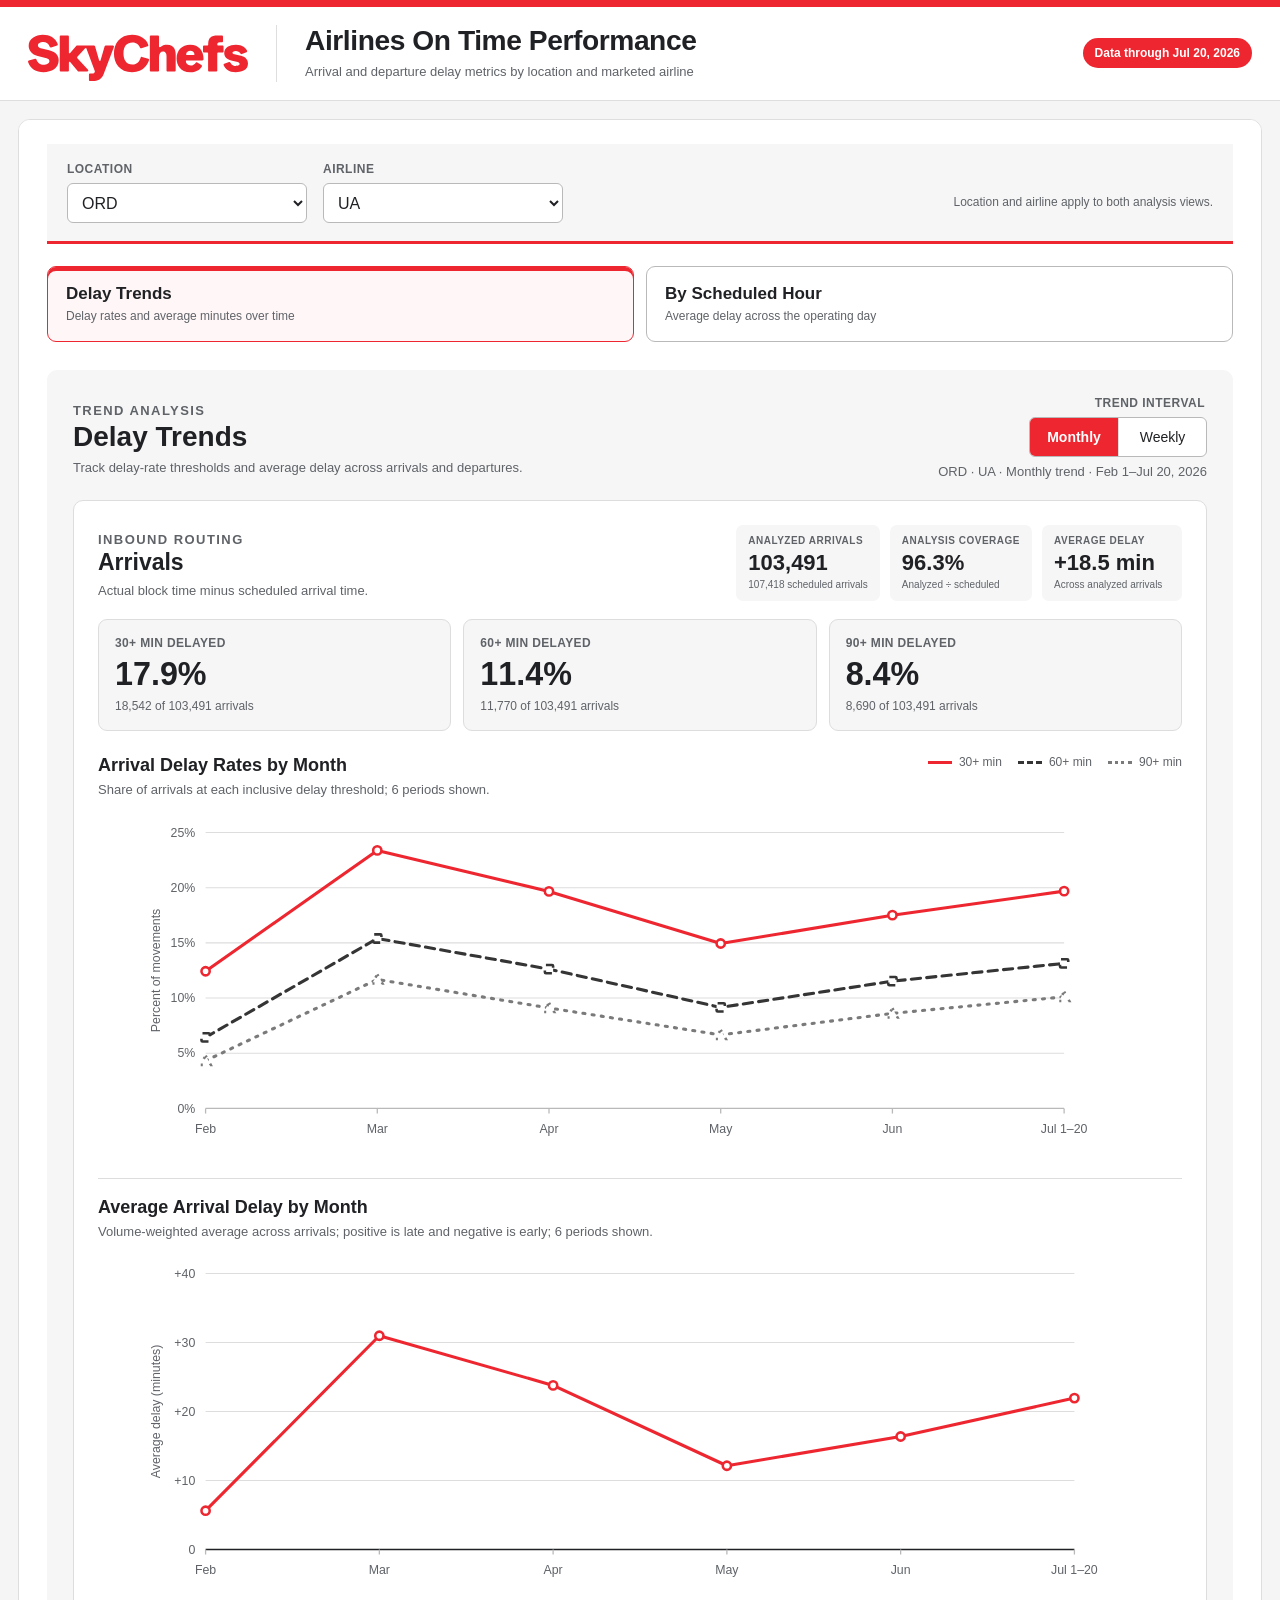
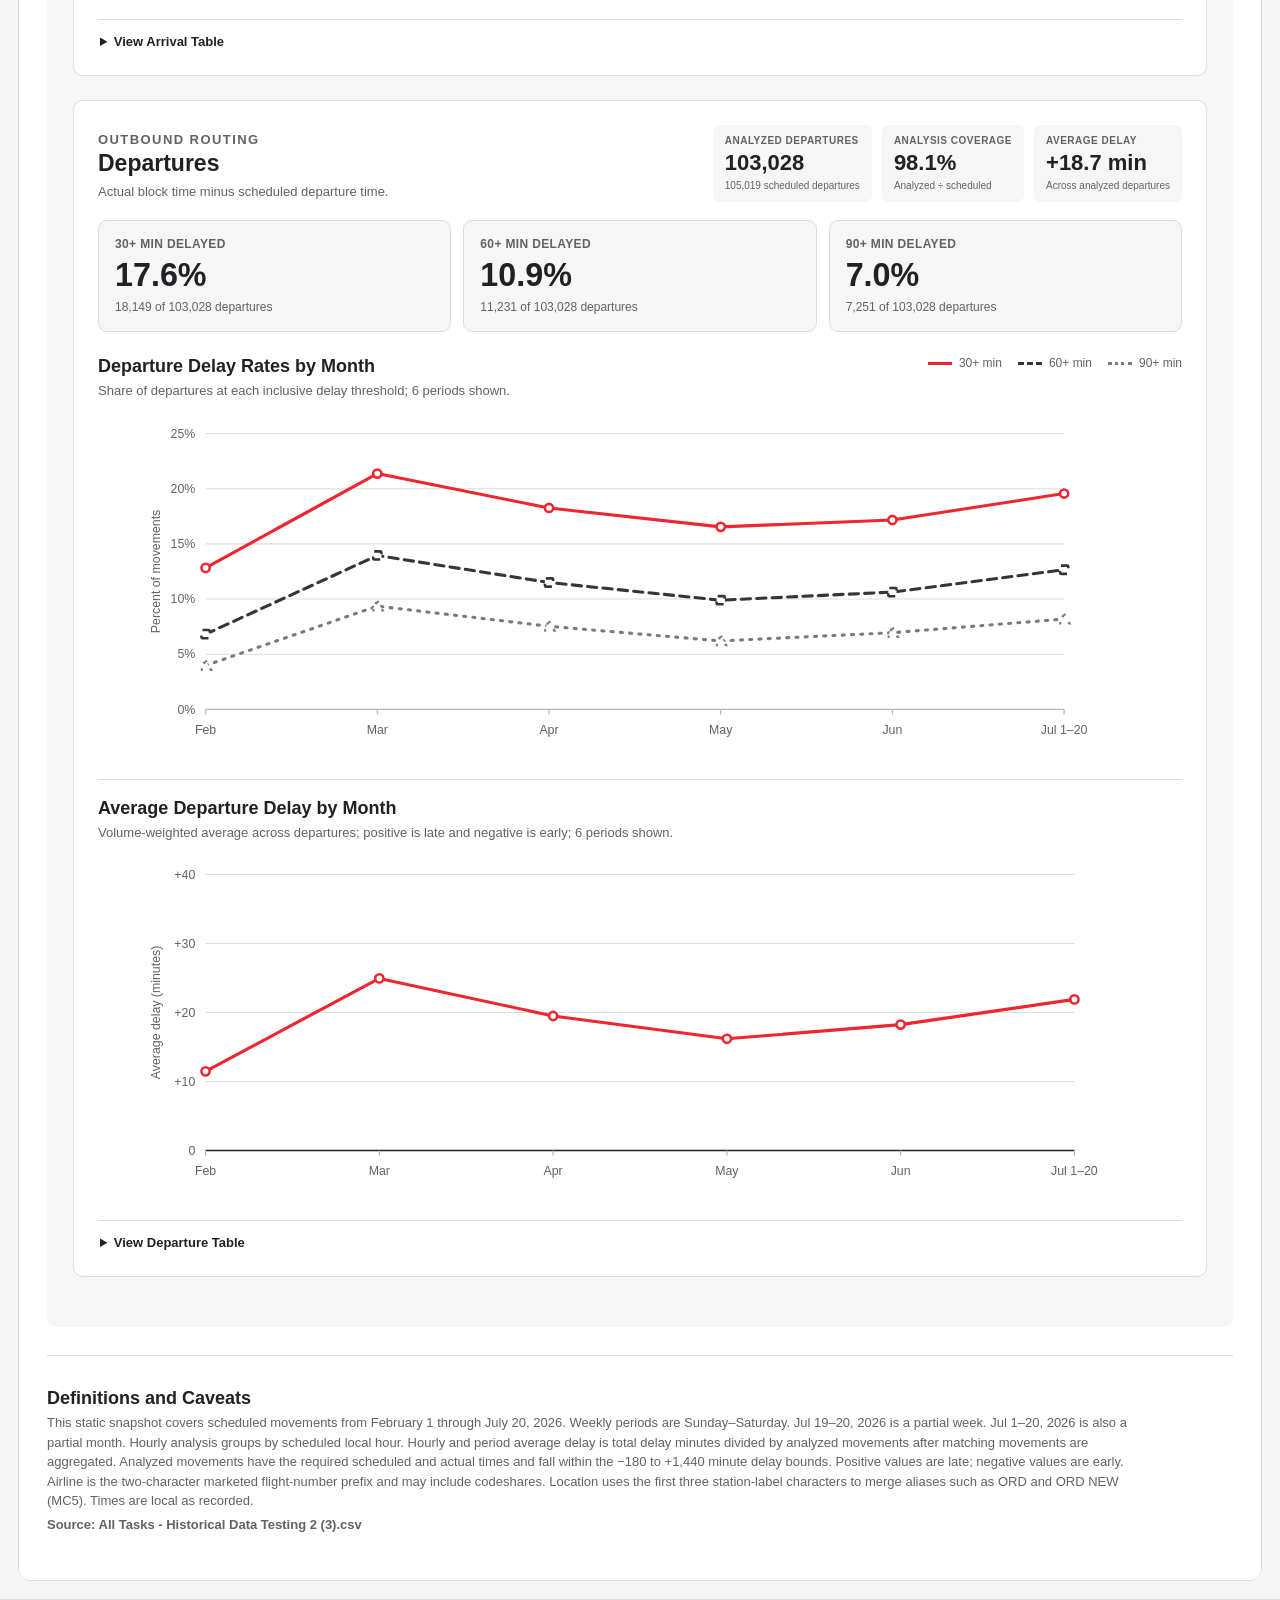
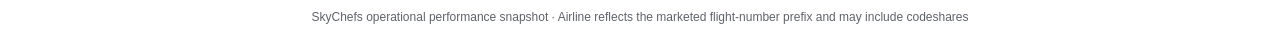
<file: index.html>
<!doctype html>
<html lang="en">
<head>
  <meta charset="utf-8">
  <meta name="viewport" content="width=device-width, initial-scale=1">
  <meta name="description" content="SkyChefs Airlines On Time Performance dashboard with location and airline filters.">
  <meta name="theme-color" content="#ed2630">
  <title>SkyChefs Airlines On Time Performance</title>
  <style>
    :root {
      --skychefs-pride-red: #ed2630;
      --skychefs-clarity-white: #ffffff;
      --ink: #202124;
      --muted-ink: #5f6368;
      --line: #dedede;
      --page: #f5f5f5;
    }

    * { box-sizing: border-box; }

    html, body { margin: 0; }

    body {
      background: var(--page);
      color: var(--ink);
      font-family: Arial, Helvetica, sans-serif;
    }

    .brand-accent {
      background: var(--skychefs-pride-red);
      height: 7px;
    }

    .site-header {
      background: var(--skychefs-clarity-white);
      border-bottom: 1px solid var(--line);
    }

    .header-inner {
      align-items: center;
      display: flex;
      gap: 28px;
      justify-content: space-between;
      margin: 0 auto;
      max-width: 1500px;
      padding: 18px 28px;
    }

    .brand-logo {
      display: block;
      flex: 0 0 auto;
      height: auto;
      width: min(220px, 34vw);
    }

    .page-heading {
      border-left: 1px solid var(--line);
      margin-right: auto;
      padding-left: 28px;
    }

    h1 {
      font-size: clamp(19px, 2.2vw, 29px);
      font-weight: 600;
      letter-spacing: -0.015em;
      line-height: 1.15;
      margin: 0;
    }

    .subtitle {
      color: var(--muted-ink);
      font-size: 13px;
      line-height: 1.4;
      margin: 6px 0 0;
    }

    .snapshot-badge {
      background: var(--skychefs-pride-red);
      border-radius: 999px;
      color: var(--skychefs-clarity-white);
      flex: 0 0 auto;
      font-size: 12px;
      font-weight: 600;
      padding: 8px 12px;
      white-space: nowrap;
    }

    main {
      margin: 0 auto;
      max-width: 1540px;
      padding: 18px;
    }

    .dashboard-frame {
      background: var(--skychefs-clarity-white);
      border: 1px solid var(--line);
      border-radius: 12px;
      display: block;
      height: 720px;
      min-height: 720px;
      width: 100%;
    }

    footer {
      background: var(--skychefs-clarity-white);
      border-top: 1px solid var(--line);
      color: var(--muted-ink);
      font-size: 12px;
      padding: 10px 28px;
      text-align: center;
    }

    .skip-link {
      background: var(--skychefs-pride-red);
      color: var(--skychefs-clarity-white);
      left: 12px;
      padding: 9px 12px;
      position: fixed;
      top: -60px;
      z-index: 10;
    }

    .skip-link:focus { top: 12px; }

    @media (max-width: 720px) {
      .header-inner {
        align-items: flex-start;
        flex-wrap: wrap;
        gap: 14px;
        padding: 15px 18px;
      }

      .brand-logo { width: 170px; }

      .page-heading {
        border-left: 0;
        border-top: 1px solid var(--line);
        order: 3;
        padding-left: 0;
        padding-top: 14px;
        width: 100%;
      }

      main { padding: 10px; }

      .dashboard-frame {
        border-radius: 8px;
        min-height: 760px;
      }
    }
  </style>
</head>
<body>
  <a class="skip-link" href="#dashboard">Skip to dashboard</a>
  <header class="site-header">
    <div class="brand-accent" aria-hidden="true"></div>
    <div class="header-inner">
      <img class="brand-logo" src="assets/SkyChefs-logo-approved.svg" alt="SkyChefs">
      <div class="page-heading">
        <h1>Airlines On Time Performance</h1>
        <p class="subtitle">Arrival and departure delay metrics by location and marketed airline</p>
      </div>
      <div class="snapshot-badge" id="snapshot-badge" aria-live="polite">Loading data coverage…</div>
    </div>
  </header>

  <main id="dashboard">
    <iframe
      class="dashboard-frame"
      src="dashboard.html?v=12"
      title="SkyChefs Airlines On Time Performance dashboard"
      loading="eager">
    </iframe>
  </main>

  <footer>
    SkyChefs operational performance snapshot · Airline reflects the marketed flight-number prefix and may include codeshares
  </footer>
  <script>
    (() => {
      const frame = document.querySelector(".dashboard-frame");
      const snapshotBadge = document.getElementById("snapshot-badge");
      const coverageDateFormat = new Intl.DateTimeFormat("en-US", {
        month: "short",
        day: "numeric",
        year: "numeric",
      });

      function renderCoverageEnd(isoDate) {
        if (typeof isoDate !== "string" || !/^\d{4}-\d{2}-\d{2}$/.test(isoDate)) {
          return;
        }
        const date = new Date(`${isoDate}T12:00:00`);
        if (!Number.isNaN(date.getTime())) {
          snapshotBadge.textContent = `Data through ${coverageDateFormat.format(date)}`;
        }
      }

      window.addEventListener("message", (event) => {
        const sameOrigin = location.protocol === "file:" || event.origin === location.origin;
        if (!sameOrigin || event.data?.type !== "skychefs-dashboard-height") return;
        renderCoverageEnd(event.data.coverageEnd);
        const height = Number(event.data.height);
        if (Number.isFinite(height) && height >= 720 && height <= 12000) {
          frame.style.height = `${Math.ceil(height)}px`;
        }
      });
    })();
  </script>
</body>
</html>
</file>
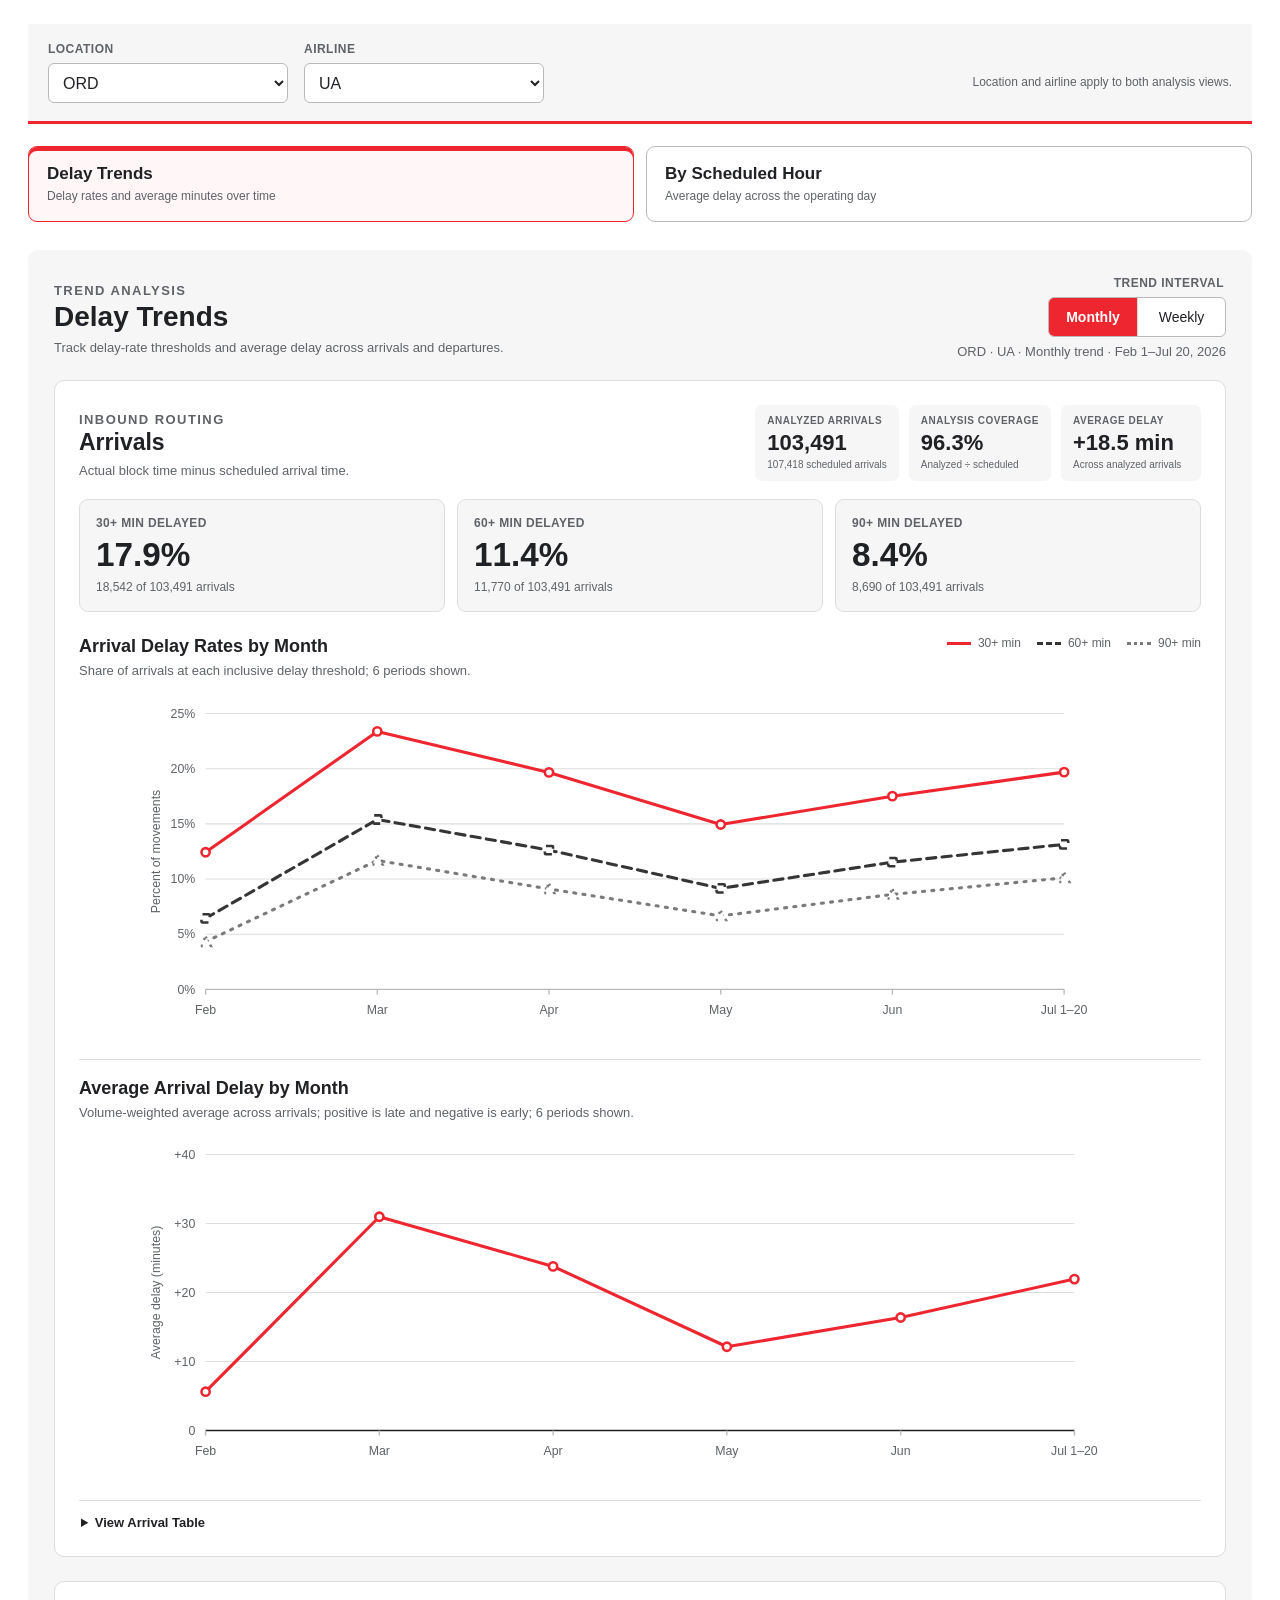
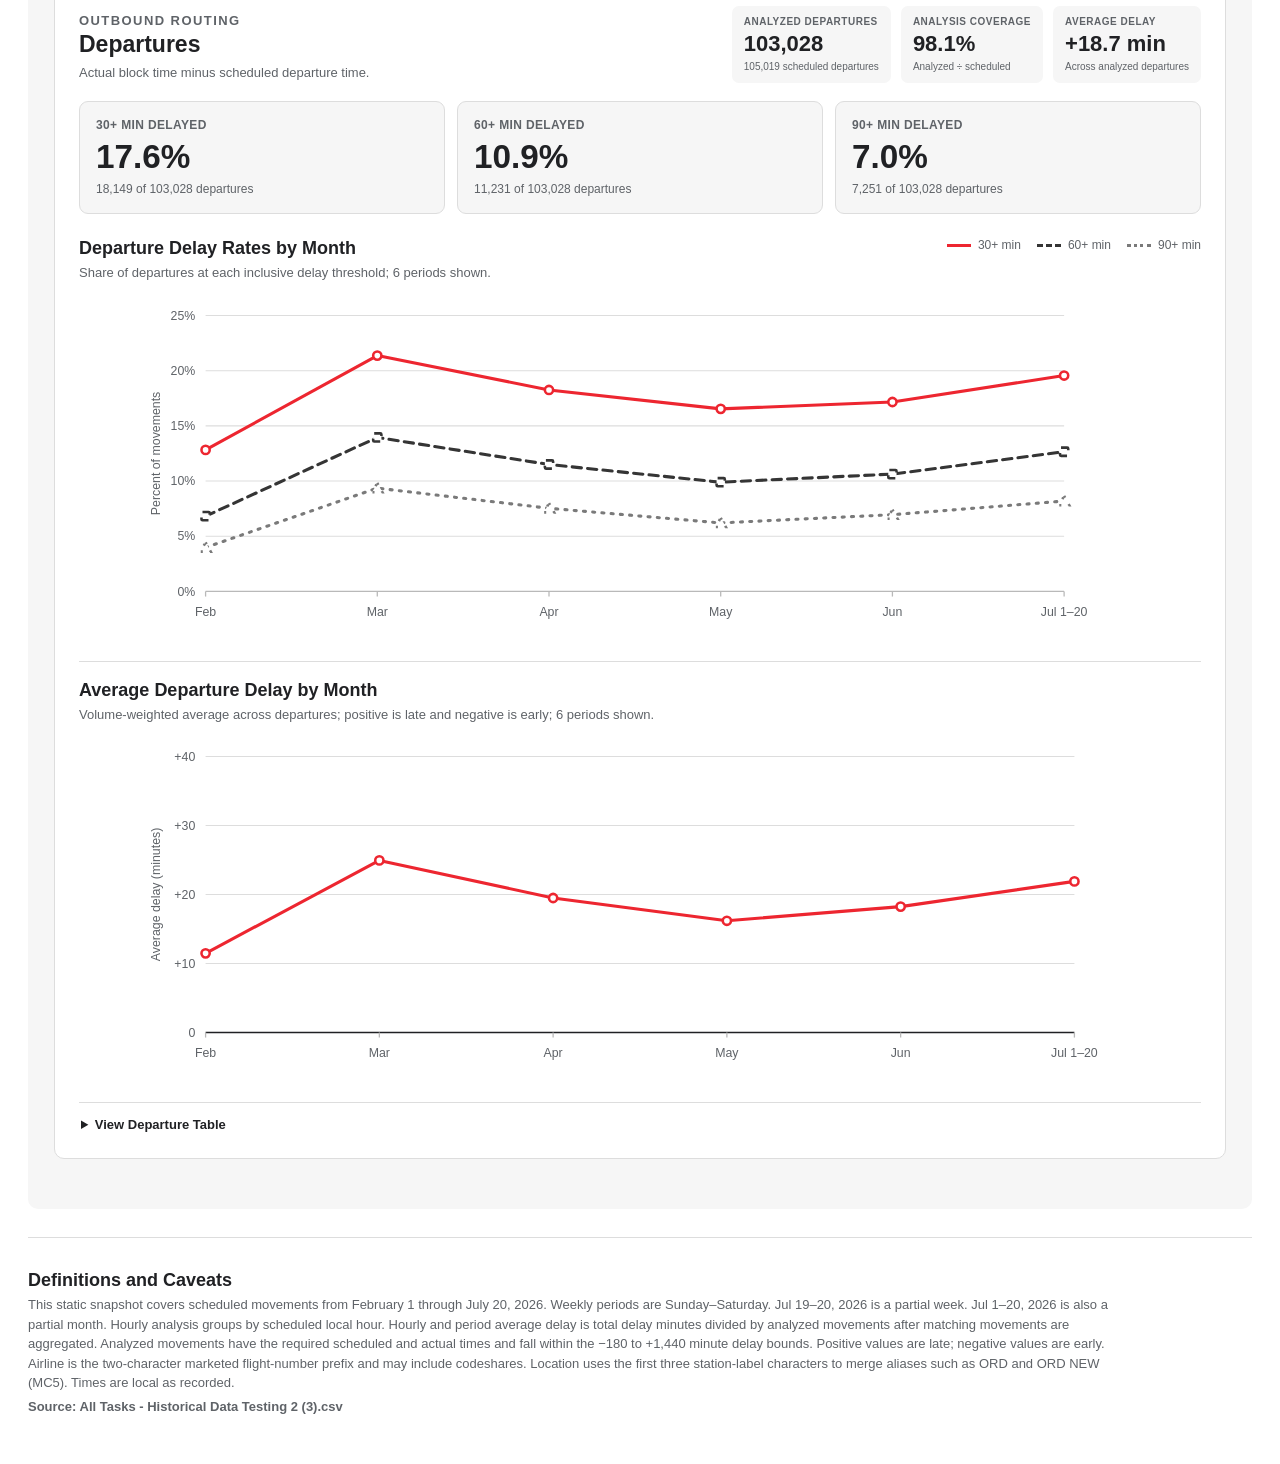
<file: dashboard.html>
<!doctype html>
<html lang="en">
<head>
  <meta charset="utf-8">
  <meta name="viewport" content="width=device-width, initial-scale=1">
  <meta name="color-scheme" content="light">
  <meta name="description" content="Interactive SkyChefs arrival and departure delay dashboard.">
  <title>SkyChefs Airlines On Time Performance Dashboard</title>
  <link rel="stylesheet" href="assets/dashboard.css?v=12">
</head>
<body>
  <main class="dashboard-shell">
    <section class="control-bar" aria-label="Dashboard filters">
      <div class="control-field">
        <label for="location-filter">Location</label>
        <select id="location-filter" name="location"></select>
      </div>
      <div class="control-field">
        <label for="airline-filter">Airline</label>
        <select id="airline-filter" name="airline"></select>
      </div>
      <p class="filter-note">Location and airline apply to both analysis views.</p>
    </section>

    <nav class="analysis-view-tabs" role="tablist" aria-label="Analysis view">
      <button
        id="view-trends-tab"
        class="analysis-view-tab"
        type="button"
        role="tab"
        aria-selected="true"
        aria-controls="view-trends-panel">
        <strong>Delay Trends</strong>
        <span>Delay rates and average minutes over time</span>
      </button>
      <button
        id="view-hourly-tab"
        class="analysis-view-tab"
        type="button"
        role="tab"
        aria-selected="false"
        aria-controls="view-hourly-panel"
        tabindex="-1">
        <strong>By Scheduled Hour</strong>
        <span>Average delay across the operating day</span>
      </button>
    </nav>

    <section
      id="view-trends-panel"
      class="view-panel"
      role="tabpanel"
      aria-labelledby="view-trends-tab"
      tabindex="0">
      <header class="panel-heading">
        <div>
          <p class="eyebrow">Trend analysis</p>
          <h1>Delay Trends</h1>
          <p>Track delay-rate thresholds and average delay across arrivals and departures.</p>
        </div>
        <div class="trend-controls">
          <fieldset class="grain-control trend-interval-control">
            <legend>Trend interval</legend>
            <div class="segmented-control">
              <input type="radio" id="grain-monthly" name="grain" value="monthly" checked>
              <label for="grain-monthly">Monthly</label>
              <input type="radio" id="grain-weekly" name="grain" value="weekly">
              <label for="grain-weekly">Weekly</label>
            </div>
          </fieldset>
          <p id="scope-summary" class="scope-summary" aria-live="polite"></p>
        </div>
      </header>

      <section class="direction-section" aria-labelledby="arrivals-heading">
        <header class="direction-heading">
          <div>
            <p class="eyebrow">Inbound routing</p>
            <h2 id="arrivals-heading">Arrivals</h2>
            <p>Actual block time minus scheduled arrival time.</p>
          </div>
          <div class="direction-summary" aria-label="Arrival performance summary">
            <span>
              <small>Analyzed arrivals</small>
              <strong id="arrival-valid">—</strong>
              <em id="arrival-valid-context">—</em>
            </span>
            <span>
              <small>Analysis coverage</small>
              <strong id="arrival-coverage">—</strong>
              <em>Analyzed ÷ scheduled</em>
            </span>
            <span>
              <small>Average delay</small>
              <strong id="arrival-average">—</strong>
              <em>Across analyzed arrivals</em>
            </span>
          </div>
        </header>

        <div class="metric-grid threshold-grid" id="arrival-metrics" aria-label="Arrival delay-rate summary">
          <article class="metric-card">
            <p>30+ min delayed</p>
            <strong id="arrival-30">—</strong>
            <span id="arrival-30-context">—</span>
          </article>
          <article class="metric-card">
            <p>60+ min delayed</p>
            <strong id="arrival-60">—</strong>
            <span id="arrival-60-context">—</span>
          </article>
          <article class="metric-card">
            <p>90+ min delayed</p>
            <strong id="arrival-90">—</strong>
            <span id="arrival-90-context">—</span>
          </article>
        </div>

        <section class="trend-block" aria-labelledby="arrival-chart-title">
          <div class="trend-heading">
            <div>
              <h2 id="arrival-chart-title">Arrival Delay Rates by Month</h2>
              <p id="arrival-chart-subtitle">Share of arrivals at each inclusive delay threshold.</p>
            </div>
            <div class="series-legend" aria-label="Delay threshold legend">
              <span><i class="legend-line legend-30" aria-hidden="true"></i>30+ min</span>
              <span><i class="legend-line legend-60" aria-hidden="true"></i>60+ min</span>
              <span><i class="legend-line legend-90" aria-hidden="true"></i>90+ min</span>
            </div>
          </div>
          <div class="chart-wrap" id="arrival-chart-wrap">
            <svg id="arrival-chart" class="trend-chart" viewBox="0 0 960 340" role="img" aria-labelledby="arrival-chart-title arrival-chart-desc"></svg>
            <p id="arrival-chart-desc" class="sr-only"></p>
            <div id="arrival-tooltip" class="chart-tooltip" hidden></div>
          </div>
        </section>

        <section class="trend-block average-delay-block" aria-labelledby="arrival-average-chart-title">
          <div class="trend-heading">
            <div>
              <h2 id="arrival-average-chart-title">Average Arrival Delay by Month</h2>
              <p id="arrival-average-chart-subtitle">Volume-weighted average across arrivals; positive is late and negative is early.</p>
            </div>
          </div>
          <div class="chart-wrap" id="arrival-average-chart-wrap">
            <svg id="arrival-average-chart" class="trend-chart" viewBox="0 0 960 340" role="img" aria-labelledby="arrival-average-chart-title arrival-average-chart-desc"></svg>
            <p id="arrival-average-chart-desc" class="sr-only"></p>
            <div id="arrival-average-tooltip" class="chart-tooltip" hidden></div>
          </div>
        </section>

        <details class="table-disclosure">
          <summary>View Arrival Table</summary>
          <section class="table-block" aria-labelledby="arrival-table-title">
            <div class="table-heading">
              <h2 id="arrival-table-title">Arrival Metrics by Month</h2>
              <p>Average delay uses analyzed movements; delay-rate cells show delayed count and percent.</p>
            </div>
            <div class="table-scroll">
              <table>
                <caption>Arrival Delay Metrics by Period</caption>
                <thead>
                  <tr>
                    <th scope="col">Period</th>
                    <th scope="col">Scheduled</th>
                    <th scope="col">Analyzed</th>
                    <th scope="col">Coverage</th>
                    <th scope="col">Avg delay</th>
                    <th scope="col">30+ min</th>
                    <th scope="col">60+ min</th>
                    <th scope="col">90+ min</th>
                  </tr>
                </thead>
                <tbody id="arrival-table-body"></tbody>
              </table>
            </div>
          </section>
        </details>
      </section>

      <section class="direction-section" aria-labelledby="departures-heading">
        <header class="direction-heading">
          <div>
            <p class="eyebrow">Outbound routing</p>
            <h2 id="departures-heading">Departures</h2>
            <p>Actual block time minus scheduled departure time.</p>
          </div>
          <div class="direction-summary" aria-label="Departure performance summary">
            <span>
              <small>Analyzed departures</small>
              <strong id="departure-valid">—</strong>
              <em id="departure-valid-context">—</em>
            </span>
            <span>
              <small>Analysis coverage</small>
              <strong id="departure-coverage">—</strong>
              <em>Analyzed ÷ scheduled</em>
            </span>
            <span>
              <small>Average delay</small>
              <strong id="departure-average">—</strong>
              <em>Across analyzed departures</em>
            </span>
          </div>
        </header>

        <div class="metric-grid threshold-grid" id="departure-metrics" aria-label="Departure delay-rate summary">
          <article class="metric-card">
            <p>30+ min delayed</p>
            <strong id="departure-30">—</strong>
            <span id="departure-30-context">—</span>
          </article>
          <article class="metric-card">
            <p>60+ min delayed</p>
            <strong id="departure-60">—</strong>
            <span id="departure-60-context">—</span>
          </article>
          <article class="metric-card">
            <p>90+ min delayed</p>
            <strong id="departure-90">—</strong>
            <span id="departure-90-context">—</span>
          </article>
        </div>

        <section class="trend-block" aria-labelledby="departure-chart-title">
          <div class="trend-heading">
            <div>
              <h2 id="departure-chart-title">Departure Delay Rates by Month</h2>
              <p id="departure-chart-subtitle">Share of departures at each inclusive delay threshold.</p>
            </div>
            <div class="series-legend" aria-label="Delay threshold legend">
              <span><i class="legend-line legend-30" aria-hidden="true"></i>30+ min</span>
              <span><i class="legend-line legend-60" aria-hidden="true"></i>60+ min</span>
              <span><i class="legend-line legend-90" aria-hidden="true"></i>90+ min</span>
            </div>
          </div>
          <div class="chart-wrap" id="departure-chart-wrap">
            <svg id="departure-chart" class="trend-chart" viewBox="0 0 960 340" role="img" aria-labelledby="departure-chart-title departure-chart-desc"></svg>
            <p id="departure-chart-desc" class="sr-only"></p>
            <div id="departure-tooltip" class="chart-tooltip" hidden></div>
          </div>
        </section>

        <section class="trend-block average-delay-block" aria-labelledby="departure-average-chart-title">
          <div class="trend-heading">
            <div>
              <h2 id="departure-average-chart-title">Average Departure Delay by Month</h2>
              <p id="departure-average-chart-subtitle">Volume-weighted average across departures; positive is late and negative is early.</p>
            </div>
          </div>
          <div class="chart-wrap" id="departure-average-chart-wrap">
            <svg id="departure-average-chart" class="trend-chart" viewBox="0 0 960 340" role="img" aria-labelledby="departure-average-chart-title departure-average-chart-desc"></svg>
            <p id="departure-average-chart-desc" class="sr-only"></p>
            <div id="departure-average-tooltip" class="chart-tooltip" hidden></div>
          </div>
        </section>

        <details class="table-disclosure">
          <summary>View Departure Table</summary>
          <section class="table-block" aria-labelledby="departure-table-title">
            <div class="table-heading">
              <h2 id="departure-table-title">Departure Metrics by Month</h2>
              <p>Average delay uses analyzed movements; delay-rate cells show delayed count and percent.</p>
            </div>
            <div class="table-scroll">
              <table>
                <caption>Departure Delay Metrics by Period</caption>
                <thead>
                  <tr>
                    <th scope="col">Period</th>
                    <th scope="col">Scheduled</th>
                    <th scope="col">Analyzed</th>
                    <th scope="col">Coverage</th>
                    <th scope="col">Avg delay</th>
                    <th scope="col">30+ min</th>
                    <th scope="col">60+ min</th>
                    <th scope="col">90+ min</th>
                  </tr>
                </thead>
                <tbody id="departure-table-body"></tbody>
              </table>
            </div>
          </section>
        </details>
      </section>
    </section>

    <section
      id="view-hourly-panel"
      class="view-panel hourly-section"
      role="tabpanel"
      aria-labelledby="view-hourly-tab"
      tabindex="0"
      hidden>
      <header class="panel-heading">
        <div>
          <p class="eyebrow">Scheduled-time analysis</p>
          <h1 id="hourly-heading">Performance by Scheduled Hour</h1>
          <p>Compare average arrival and departure delay across the operating day.</p>
        </div>
      </header>

      <section class="hourly-control-bar" aria-label="Hourly performance controls">
        <div class="control-field">
          <label for="hourly-period-mode">Date selection</label>
          <select id="hourly-period-mode" name="hourly-period-mode">
            <option value="month">Monthly average</option>
            <option value="week">Weekly average</option>
            <option value="day">Single day</option>
            <option value="range">Date range</option>
          </select>
        </div>

        <div class="control-field hourly-period-input" id="hourly-month-control">
          <label for="hourly-month">Month</label>
          <select id="hourly-month" name="hourly-month"></select>
        </div>

        <div class="control-field hourly-period-input" id="hourly-week-control" hidden>
          <label for="hourly-week">Week</label>
          <select id="hourly-week" name="hourly-week"></select>
        </div>

        <div class="control-field hourly-period-input" id="hourly-day-control" hidden>
          <label for="hourly-day">Date</label>
          <input id="hourly-day" name="hourly-day" type="date">
        </div>

        <div class="hourly-range-inputs" id="hourly-range-control" hidden>
          <div class="control-field">
            <label for="hourly-range-start">Start date</label>
            <input id="hourly-range-start" name="hourly-range-start" type="date">
          </div>
          <div class="control-field">
            <label for="hourly-range-end">End date</label>
            <input id="hourly-range-end" name="hourly-range-end" type="date">
          </div>
        </div>

        <p id="hourly-status" class="hourly-status" aria-live="polite">Loading hourly data…</p>
      </section>

      <section class="trend-block hourly-comparison-block" aria-labelledby="arrival-comparison-chart-title">
        <div class="trend-heading">
          <div>
            <h2 id="arrival-comparison-chart-title">Monthly Arrival Delay Comparison</h2>
            <p id="arrival-comparison-chart-subtitle">Compare average arrival delay by scheduled hour across selected months.</p>
          </div>
        </div>
        <fieldset class="month-comparison-controls" aria-describedby="arrival-comparison-status">
          <legend>Months to compare</legend>
          <div id="arrival-comparison-months" class="month-checkbox-grid"></div>
          <p id="arrival-comparison-status" class="comparison-status" aria-live="polite">Loading monthly arrival comparison…</p>
        </fieldset>
        <div class="chart-wrap" id="arrival-comparison-chart-wrap">
          <svg id="arrival-comparison-chart" class="trend-chart" viewBox="0 0 960 340" role="img" aria-labelledby="arrival-comparison-chart-title arrival-comparison-chart-desc"></svg>
          <p id="arrival-comparison-chart-desc" class="sr-only"></p>
          <div id="arrival-comparison-tooltip" class="chart-tooltip" hidden></div>
        </div>
      </section>

      <section class="trend-block hourly-trend-block" aria-labelledby="hourly-chart-title">
        <div class="trend-heading">
          <div>
            <h2 id="hourly-chart-title">Average Delay by Scheduled Hour</h2>
            <p id="hourly-chart-subtitle">Volume-weighted average delay across the selected month.</p>
          </div>
          <div class="series-legend" aria-label="Movement direction legend">
            <span><i class="legend-line legend-arrival" aria-hidden="true"></i>Arrivals</span>
            <span><i class="legend-line legend-departure" aria-hidden="true"></i>Departures</span>
          </div>
        </div>
        <div class="chart-wrap" id="hourly-chart-wrap">
          <svg id="hourly-chart" class="trend-chart" viewBox="0 0 960 340" role="img" aria-labelledby="hourly-chart-title hourly-chart-desc"></svg>
          <p id="hourly-chart-desc" class="sr-only"></p>
          <div id="hourly-tooltip" class="chart-tooltip" hidden></div>
        </div>
      </section>

      <details class="table-disclosure" open>
        <summary>View Hourly Table</summary>
        <section class="table-block" aria-labelledby="hourly-table-title">
          <div class="table-heading">
            <h2 id="hourly-table-title">Hourly Detail</h2>
            <p>All hourly averages are retained here, including hours below the chart’s 10-movement minimum.</p>
          </div>
          <div class="table-scroll">
            <table>
              <caption>Arrival and Departure Performance by Scheduled Hour</caption>
              <thead>
                <tr>
                  <th scope="col">Scheduled hour</th>
                  <th scope="col">Arrival avg delay</th>
                  <th scope="col">Analyzed arrivals</th>
                  <th scope="col">Arrival coverage</th>
                  <th scope="col">Departure avg delay</th>
                  <th scope="col">Analyzed departures</th>
                  <th scope="col">Departure coverage</th>
                </tr>
              </thead>
              <tbody id="hourly-table-body"></tbody>
            </table>
          </div>
        </section>
      </details>
    </section>

    <section class="methodology" aria-labelledby="methodology-heading">
      <h2 id="methodology-heading">Definitions and Caveats</h2>
      <p>
        <span id="snapshot-coverage-note">Loading snapshot coverage.</span>
        <span id="snapshot-period-note">Loading period completeness.</span>
        Hourly analysis groups by scheduled local hour. Hourly and period average delay is total delay
        minutes divided by analyzed movements after matching movements are aggregated. Analyzed
        movements have the required scheduled and actual times and fall within the −180 to +1,440 minute
        delay bounds. Positive values are late; negative values are early. Airline is the two-character marketed flight-number prefix and
        may include codeshares. Location uses the first three station-label characters to merge
        aliases such as ORD and ORD NEW (MC5). Times are local as recorded.
      </p>
      <p class="source-note">Source: All Tasks - Historical Data Testing 2 (3).csv</p>
    </section>
  </main>

  <script>window.SKY_CHEFS_ASSET_VERSION = "12";</script>
  <script src="assets/dashboard-data.js?v=12"></script>
  <script src="assets/dashboard-app.js?v=12"></script>
  <script src="assets/hourly-app.js?v=12"></script>
  <script src="assets/view-app.js?v=12"></script>
</body>
</html>
</file>
<file: assets/dashboard.css>
:root {
  --pride-red: #ed2630;
  --clarity-white: #ffffff;
  --ink: #202124;
  --muted: #5f6368;
  --soft: #f6f6f6;
  --line: #dddddd;
  --line-strong: #b9b9b9;
  --series-dark: #353535;
  --series-mid: #7a7a7a;
  --shadow: 0 8px 24px rgba(32, 33, 36, 0.07);
}

* {
  box-sizing: border-box;
}

html {
  background: var(--clarity-white);
  color: var(--ink);
  font-family: Arial, Helvetica, sans-serif;
}

body {
  margin: 0;
}

button,
select,
input {
  font: inherit;
}

.dashboard-shell {
  margin: 0 auto;
  max-width: 1480px;
  padding: 24px 28px 48px;
}

.control-bar {
  align-items: end;
  background: var(--soft);
  border-bottom: 3px solid var(--pride-red);
  display: grid;
  gap: 16px;
  grid-template-columns: minmax(170px, 240px) minmax(170px, 240px) minmax(260px, 1fr);
  padding: 18px 20px;
}

.control-field,
.grain-control {
  border: 0;
  margin: 0;
  min-width: 0;
  padding: 0;
}

.control-field label,
.grain-control legend {
  color: var(--muted);
  display: block;
  font-size: 12px;
  font-weight: 700;
  letter-spacing: 0.04em;
  margin: 0 0 7px;
  text-transform: uppercase;
}

.control-field select,
.control-field input {
  background: var(--clarity-white);
  border: 1px solid var(--line-strong);
  border-radius: 6px;
  color: var(--ink);
  min-height: 40px;
  padding: 8px 34px 8px 10px;
  width: 100%;
}

.control-field select:focus-visible,
.control-field input:focus-visible,
.segmented-control:focus-within {
  outline: 3px solid rgba(237, 38, 48, 0.25);
  outline-offset: 2px;
}

.segmented-control {
  background: var(--clarity-white);
  border: 1px solid var(--line-strong);
  border-radius: 6px;
  display: inline-grid;
  grid-template-columns: repeat(2, 1fr);
  min-height: 40px;
  overflow: hidden;
}

.segmented-control input {
  height: 1px;
  opacity: 0;
  position: absolute;
  width: 1px;
}

.segmented-control label {
  align-items: center;
  cursor: pointer;
  display: flex;
  font-size: 14px;
  justify-content: center;
  min-width: 88px;
  padding: 8px 14px;
}

.segmented-control label + input + label {
  border-left: 1px solid var(--line);
}

.segmented-control input:checked + label {
  background: var(--pride-red);
  color: var(--clarity-white);
  font-weight: 700;
}

[hidden] {
  display: none !important;
}

.scope-summary {
  color: var(--muted);
  font-size: 11px;
  line-height: 1.45;
  margin: 7px 0 0;
  text-align: right;
}

.filter-note {
  align-self: center;
  color: var(--muted);
  font-size: 12px;
  line-height: 1.45;
  margin: 20px 0 0;
  text-align: right;
}

.hourly-section {
  border-bottom: 0;
  padding: 0;
}

.hourly-control-bar {
  align-items: end;
  background: var(--soft);
  border-left: 3px solid var(--pride-red);
  display: grid;
  gap: 16px;
  grid-template-columns: minmax(180px, 230px) minmax(220px, 320px) minmax(300px, 1fr);
  margin-bottom: 28px;
  padding: 16px 18px;
}

.segmented-control-three {
  grid-template-columns: repeat(3, 1fr);
}

.segmented-control-three label {
  min-width: 120px;
}

.hourly-range-inputs {
  display: grid;
  gap: 12px;
  grid-template-columns: repeat(2, minmax(135px, 1fr));
}

.hourly-status {
  align-self: center;
  border-top: 1px solid var(--line);
  color: var(--muted);
  font-size: 13px;
  grid-column: 1 / -1;
  line-height: 1.4;
  margin: 0;
  padding-top: 12px;
  text-align: left;
}

.hourly-status.is-error {
  color: var(--pride-red);
  font-weight: 700;
}

.hourly-trend-block {
  border-top: 1px solid var(--line);
  margin-top: 24px;
  padding-top: 24px;
}

.hourly-comparison-block {
  margin-top: 2px;
}

.month-comparison-controls {
  background: var(--soft);
  border: 0;
  border-radius: 7px;
  margin: 14px 0 10px;
  padding: 13px 14px;
}

.month-comparison-controls legend {
  color: var(--muted);
  font-size: 11px;
  font-weight: 700;
  letter-spacing: 0.05em;
  padding: 0 5px;
  text-transform: uppercase;
}

.month-checkbox-grid {
  display: flex;
  flex-wrap: wrap;
  gap: 8px;
}

.month-checkbox-label {
  align-items: center;
  background: var(--clarity-white);
  border: 1px solid var(--line);
  border-radius: 6px;
  color: var(--ink);
  cursor: pointer;
  display: inline-flex;
  font-size: 12px;
  gap: 7px;
  min-height: 36px;
  padding: 7px 10px;
}

.month-checkbox-label:has(input:checked) {
  border-color: var(--line-strong);
  box-shadow: 0 0 0 1px var(--line-strong);
  font-weight: 700;
}

.month-checkbox-label:focus-within {
  outline: 3px solid rgba(237, 38, 48, 0.25);
  outline-offset: 2px;
}

.month-checkbox-label input {
  accent-color: var(--pride-red);
  margin: 0;
}

.month-checkbox-key.trend-chart {
  flex: 0 0 38px;
  height: 18px;
  max-height: none;
  overflow: visible;
  width: 38px;
}

.month-checkbox-key .marker {
  pointer-events: none;
}

.comparison-status {
  color: var(--muted);
  font-size: 11px;
  line-height: 1.4;
  margin: 10px 0 0;
}

.comparison-status.is-error {
  color: var(--pride-red);
  font-weight: 700;
}

.month-color-0 {
  --comparison-series-color: var(--pride-red);
}

.month-color-1 {
  --comparison-series-color: color-mix(in srgb, var(--pride-red) 70%, var(--ink));
}

.month-color-2 {
  --comparison-series-color: var(--ink);
}

.month-color-3 {
  --comparison-series-color: var(--muted);
}

.month-color-4 {
  --comparison-series-color: color-mix(in srgb, var(--pride-red) 55%, var(--series-mid));
}

.month-color-5 {
  --comparison-series-color: color-mix(in srgb, var(--pride-red) 35%, var(--ink));
}

.direction-section {
  background: var(--clarity-white);
  border: 1px solid var(--line);
  border-radius: 10px;
  margin-bottom: 24px;
  padding: 24px;
}

.section-heading {
  align-items: end;
  display: flex;
  gap: 24px;
  justify-content: space-between;
  margin-bottom: 18px;
}

.section-heading h1,
.trend-heading h2,
.table-heading h2,
.methodology h2 {
  color: var(--ink);
  margin: 0;
}

.section-heading h1 {
  font-size: 27px;
  font-weight: 700;
}

.section-heading > p,
.trend-heading p,
.table-heading p,
.methodology p {
  color: var(--muted);
  font-size: 13px;
  line-height: 1.5;
  margin: 4px 0 0;
}

.eyebrow {
  color: var(--pride-red);
  font-size: 11px;
  font-weight: 700;
  letter-spacing: 0.11em;
  margin: 0 0 4px;
  text-transform: uppercase;
}

.metric-grid {
  display: grid;
  gap: 12px;
  grid-template-columns: repeat(5, minmax(0, 1fr));
  margin-bottom: 30px;
}

.metric-card {
  background: var(--clarity-white);
  border: 1px solid var(--line);
  border-radius: 9px;
  box-shadow: var(--shadow);
  min-width: 0;
  padding: 16px;
}

.metric-card p {
  color: var(--muted);
  font-size: 12px;
  font-weight: 700;
  letter-spacing: 0.03em;
  margin: 0 0 8px;
  text-transform: uppercase;
}

.metric-card strong {
  color: var(--ink);
  display: block;
  font-size: clamp(24px, 2.6vw, 34px);
  font-variant-numeric: tabular-nums;
  line-height: 1;
}

.metric-card span {
  color: var(--muted);
  display: block;
  font-size: 12px;
  line-height: 1.35;
  margin-top: 8px;
}

.trend-block {
  margin-bottom: 30px;
}

.trend-heading,
.table-heading {
  align-items: start;
  display: flex;
  gap: 24px;
  justify-content: space-between;
  margin-bottom: 14px;
}

.trend-heading h2,
.table-heading h2,
.methodology h2 {
  font-size: 18px;
  font-weight: 700;
}

.series-legend {
  align-items: center;
  color: var(--muted);
  display: flex;
  flex-wrap: wrap;
  font-size: 12px;
  gap: 16px;
  justify-content: flex-end;
}

.series-legend span {
  align-items: center;
  display: inline-flex;
  gap: 7px;
  white-space: nowrap;
}

.legend-line {
  border-top: 3px solid;
  display: inline-block;
  height: 0;
  width: 24px;
}

.legend-30 {
  border-color: var(--pride-red);
}

.legend-60 {
  border-color: var(--series-dark);
  border-top-style: dashed;
}

.legend-90 {
  border-color: var(--series-mid);
  border-top-style: dotted;
}

.legend-arrival {
  border-color: var(--pride-red);
}

.legend-departure {
  border-color: var(--series-dark);
  border-top-style: dashed;
}

.chart-wrap {
  min-height: 270px;
  position: relative;
}

.trend-chart {
  display: block;
  height: auto;
  max-height: 350px;
  overflow: visible;
  width: 100%;
}

.trend-chart .grid-line {
  stroke: var(--line);
  stroke-width: 1;
}

.trend-chart .axis-line {
  stroke: var(--line-strong);
  stroke-width: 1.25;
}

.trend-chart .zero-line {
  stroke: var(--ink);
  stroke-width: 1.5;
}

.trend-chart .axis-label,
.trend-chart .direct-label {
  fill: var(--muted);
  font-family: Arial, Helvetica, sans-serif;
  font-size: 12px;
}

.trend-chart .direct-label {
  font-weight: 700;
}

.trend-chart .series-line {
  fill: none;
  stroke-linecap: round;
  stroke-linejoin: round;
  stroke-width: 3;
}

.trend-chart .series-30 {
  color: var(--pride-red);
  stroke: var(--pride-red);
}

.trend-chart .series-60 {
  color: var(--series-dark);
  stroke: var(--series-dark);
  stroke-dasharray: 9 6;
}

.trend-chart .series-90 {
  color: var(--series-mid);
  stroke: var(--series-mid);
  stroke-dasharray: 2 7;
}

.trend-chart .series-arrival {
  color: var(--pride-red);
  stroke: var(--pride-red);
}

.trend-chart .series-departure {
  color: var(--series-dark);
  stroke: var(--series-dark);
  stroke-dasharray: 9 6;
}

.trend-chart .series-average {
  color: var(--pride-red);
  stroke: var(--pride-red);
}

.trend-chart .comparison-series {
  color: var(--comparison-series-color);
  stroke: var(--comparison-series-color);
}

.trend-chart path.series-line.month-color-1 {
  stroke-dasharray: 10 4;
}

.trend-chart path.series-line.month-color-2 {
  stroke-dasharray: 3 4;
}

.trend-chart path.series-line.month-color-3 {
  stroke-dasharray: 12 4 3 4;
}

.trend-chart path.series-line.month-color-4 {
  stroke-dasharray: 2 6;
}

.trend-chart path.series-line.month-color-5 {
  stroke-dasharray: 7 4 2 4;
}

.trend-chart .marker {
  fill: var(--clarity-white);
  stroke: currentColor;
  stroke-width: 2.5;
}

.trend-chart .marker:hover {
  fill: currentColor;
}

.trend-chart .no-data {
  fill: var(--muted);
  font-family: Arial, Helvetica, sans-serif;
  font-size: 15px;
  text-anchor: middle;
}

.chart-tooltip {
  background: var(--ink);
  border-radius: 5px;
  color: var(--clarity-white);
  font-size: 12px;
  line-height: 1.45;
  max-width: 210px;
  padding: 8px 10px;
  pointer-events: none;
  position: absolute;
  transform: translate(-50%, calc(-100% - 10px));
  z-index: 3;
}

.table-scroll {
  max-width: 100%;
  overflow-x: auto;
}

table {
  border-collapse: collapse;
  font-size: 13px;
  font-variant-numeric: tabular-nums;
  width: 100%;
}

th,
td {
  border-bottom: 1px solid var(--line);
  padding: 11px 12px;
  text-align: right;
  white-space: nowrap;
}

th {
  background: var(--soft);
  color: var(--muted);
  font-size: 11px;
  letter-spacing: 0.04em;
  text-transform: uppercase;
}

th:first-child,
td:first-child {
  text-align: left;
}

tbody tr:hover {
  background: var(--soft);
}

.partial-tag {
  color: var(--pride-red);
  font-size: 10px;
  font-weight: 700;
  letter-spacing: 0.04em;
  margin-left: 5px;
  text-transform: uppercase;
}

.methodology {
  padding-top: 32px;
}

.methodology p {
  max-width: 1100px;
}

.source-note {
  font-weight: 700;
}

.sr-only {
  clip: rect(0, 0, 0, 0);
  clip-path: inset(50%);
  height: 1px;
  overflow: hidden;
  position: absolute;
  white-space: nowrap;
  width: 1px;
}

.analysis-view-tabs {
  display: grid;
  gap: 12px;
  grid-template-columns: repeat(2, minmax(0, 1fr));
  margin: 22px 0 28px;
}

.analysis-view-tab {
  background: var(--clarity-white);
  border: 1px solid var(--line-strong);
  border-radius: 9px;
  color: var(--ink);
  cursor: pointer;
  min-height: 76px;
  padding: 14px 18px;
  text-align: left;
}

.analysis-view-tab strong,
.analysis-view-tab span {
  display: block;
}

.analysis-view-tab strong {
  font-size: 17px;
  line-height: 1.25;
}

.analysis-view-tab span {
  color: var(--muted);
  font-size: 12px;
  line-height: 1.4;
  margin-top: 4px;
}

.analysis-view-tab[aria-selected="true"] {
  background: rgba(237, 38, 48, 0.04);
  border-color: var(--pride-red);
  box-shadow: inset 0 4px 0 var(--pride-red);
}

.analysis-view-tab:focus-visible {
  outline: 3px solid rgba(237, 38, 48, 0.25);
  outline-offset: 2px;
}

.view-panel {
  background: var(--soft);
  border-radius: 10px;
  padding: 26px;
}

.view-panel:focus {
  outline: 0;
}

.panel-heading,
.direction-heading {
  align-items: flex-start;
  display: flex;
  gap: 24px;
  justify-content: space-between;
}

.panel-heading {
  margin-bottom: 18px;
}

.panel-heading h1,
.direction-heading h2 {
  color: var(--ink);
  margin: 0;
}

.panel-heading h1 {
  font-size: 28px;
}

.direction-heading h2 {
  font-size: 23px;
}

.panel-heading p,
.direction-heading p {
  color: var(--muted);
  font-size: 13px;
  line-height: 1.5;
  margin: 5px 0 0;
}

.trend-interval-control {
  flex: 0 0 auto;
}

.trend-controls {
  flex: 0 0 auto;
  text-align: right;
}

.direction-summary {
  display: flex;
  flex: 0 0 auto;
  gap: 10px;
}

.direction-summary > span {
  background: var(--soft);
  border-radius: 7px;
  min-width: 140px;
  padding: 10px 12px;
}

.direction-summary small,
.direction-summary strong,
.direction-summary em {
  display: block;
}

.direction-summary small {
  color: var(--muted);
  font-size: 10px;
  font-weight: 700;
  letter-spacing: 0.05em;
  text-transform: uppercase;
}

.direction-summary strong {
  color: var(--ink);
  font-size: 22px;
  font-style: normal;
  font-variant-numeric: tabular-nums;
  line-height: 1.15;
  margin-top: 4px;
}

.direction-summary em {
  color: var(--muted);
  font-size: 10px;
  font-style: normal;
  line-height: 1.3;
  margin-top: 3px;
}

.threshold-grid {
  grid-template-columns: repeat(3, minmax(0, 1fr));
  margin: 18px 0 24px;
}

.threshold-grid .metric-card {
  background: var(--soft);
  box-shadow: none;
}

.direction-section > .trend-block {
  margin: 18px 0 14px;
}

.direction-section > .average-delay-block {
  border-top: 1px solid var(--line);
  margin-top: 12px;
  padding-top: 18px;
}

.table-disclosure {
  border-top: 1px solid var(--line);
  margin-top: 8px;
}

.table-disclosure > summary {
  color: var(--ink);
  cursor: pointer;
  font-size: 13px;
  font-weight: 700;
  list-style-position: inside;
  padding: 14px 2px 2px;
  width: max-content;
}

.table-disclosure > summary:hover {
  color: var(--pride-red);
}

.table-disclosure[open] > summary {
  margin-bottom: 18px;
}

.table-disclosure .table-block {
  margin-bottom: 4px;
}

.methodology {
  border-top: 1px solid var(--line);
  margin-top: 28px;
}

@media (max-width: 980px) {
  .control-bar {
    grid-template-columns: repeat(2, minmax(0, 1fr));
  }

  .filter-note {
    grid-column: 1 / -1;
    margin-top: 0;
    text-align: left;
  }

  .hourly-control-bar {
    grid-template-columns: repeat(2, minmax(0, 1fr));
  }

  .hourly-status {
    grid-column: 1 / -1;
  }

  .hourly-status {
    margin-top: 0;
    text-align: left;
  }

  .direction-heading {
    align-items: stretch;
    flex-direction: column;
  }

  .direction-summary {
    width: 100%;
  }

  .direction-summary > span {
    flex: 1 1 0;
  }
}

@media (max-width: 680px) {
  .dashboard-shell {
    padding: 16px 14px 36px;
  }

  .control-bar {
    align-items: stretch;
    grid-template-columns: 1fr;
    padding: 15px;
  }

  .hourly-control-bar {
    align-items: stretch;
    grid-template-columns: 1fr;
    padding: 15px;
  }

  .hourly-status {
    grid-column: auto;
  }

  .hourly-range-inputs {
    grid-template-columns: 1fr;
  }

  .month-checkbox-grid {
    display: grid;
    grid-template-columns: repeat(2, minmax(0, 1fr));
  }

  .month-checkbox-label {
    justify-content: flex-start;
  }

  .filter-note {
    grid-column: auto;
  }

  .segmented-control {
    display: grid;
    width: 100%;
  }

  .analysis-view-tabs {
    grid-template-columns: 1fr;
    margin: 16px 0 20px;
  }

  .analysis-view-tab {
    min-height: 68px;
  }

  .view-panel {
    border-radius: 8px;
    padding: 18px 14px;
  }

  .panel-heading,
  .direction-heading,
  .section-heading,
  .trend-heading,
  .table-heading {
    align-items: start;
    flex-direction: column;
    gap: 8px;
  }

  .series-legend {
    justify-content: flex-start;
  }

  .trend-interval-control {
    width: 100%;
  }

  .trend-controls,
  .trend-controls .scope-summary {
    text-align: left;
    width: 100%;
  }

  .direction-section {
    padding: 18px 14px;
  }

  .direction-summary {
    display: grid;
    grid-template-columns: repeat(2, minmax(0, 1fr));
  }

  .direction-summary > span {
    min-width: 0;
  }

  .direction-summary > span:last-child {
    grid-column: 1 / -1;
  }

  .threshold-grid {
    grid-template-columns: 1fr;
  }

  .threshold-grid .metric-card:first-child {
    grid-column: auto;
  }

  .chart-wrap {
    min-height: 210px;
  }
}

@media (prefers-reduced-motion: reduce) {
  *,
  *::before,
  *::after {
    scroll-behavior: auto !important;
    transition-duration: 0.01ms !important;
  }
}
</file>
